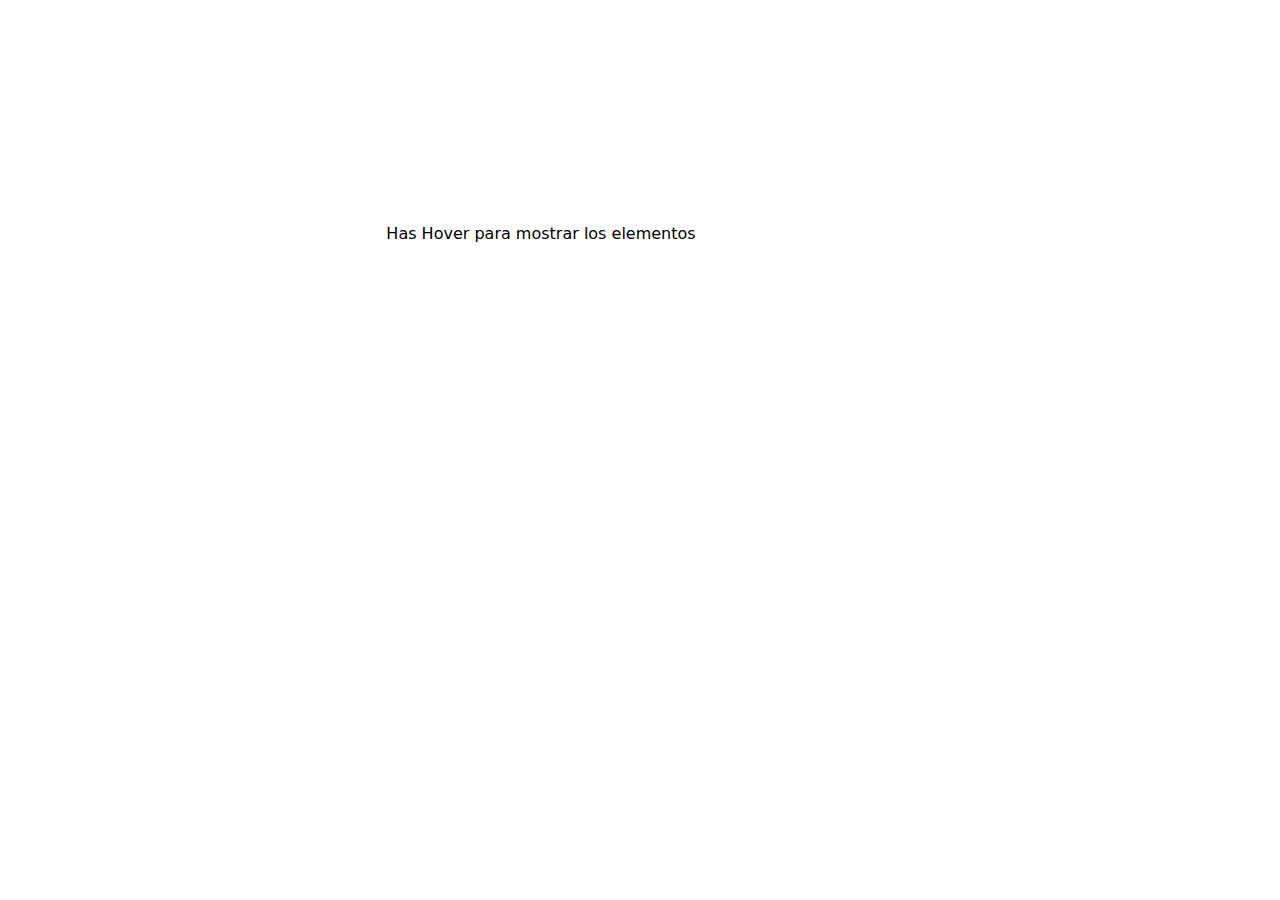
<file: 00-ejemplos/index.html>
<!DOCTYPE html>
<html lang="es">

<head>
    <meta charset="UTF-8">
    <meta name="viewport" content="width=device-width, initial-scale=1.0">
    <title>Animacioes en CSS</title>
    <link rel="stylesheet" href="style.css">
</head>

<body>
    <section>
        Has Hover para mostrar los elementos
        <div class="pulser"></div>
        <div class="pulser"></div>
        <div class="pulser"></div>
    </section>
</body>

</html>
</file>
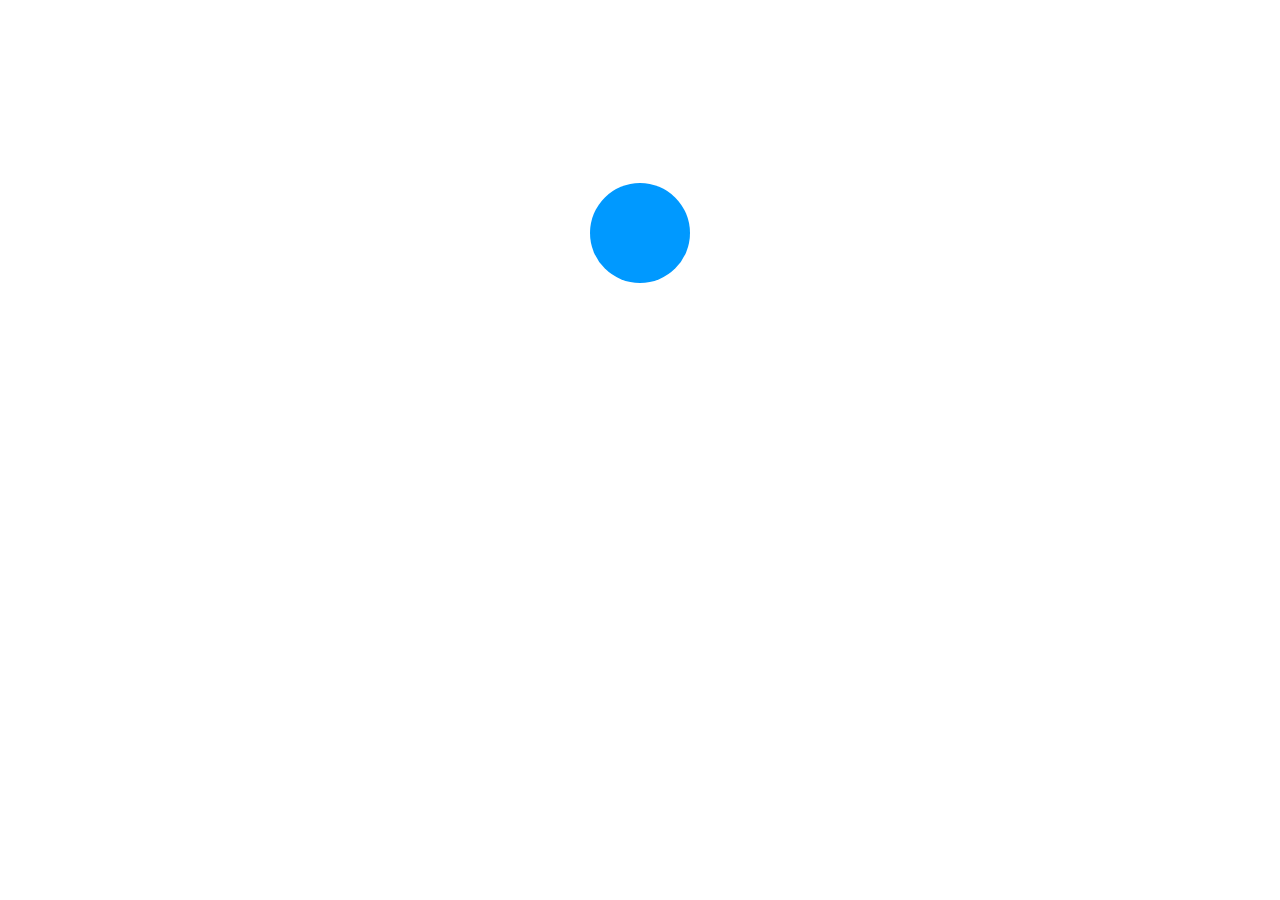
<file: 01-ejemplos/index.html>
<!DOCTYPE html>
<html lang="es">

<head>
    <meta charset="UTF-8">
    <meta name="viewport" content="width=device-width, initial-scale=1.0">
    <title>Animacioes en CSS</title>
    <link rel="stylesheet" href="style.css">
</head>

<body>
    <div class="pulser">
    </div>
</body>

</html>
</file>
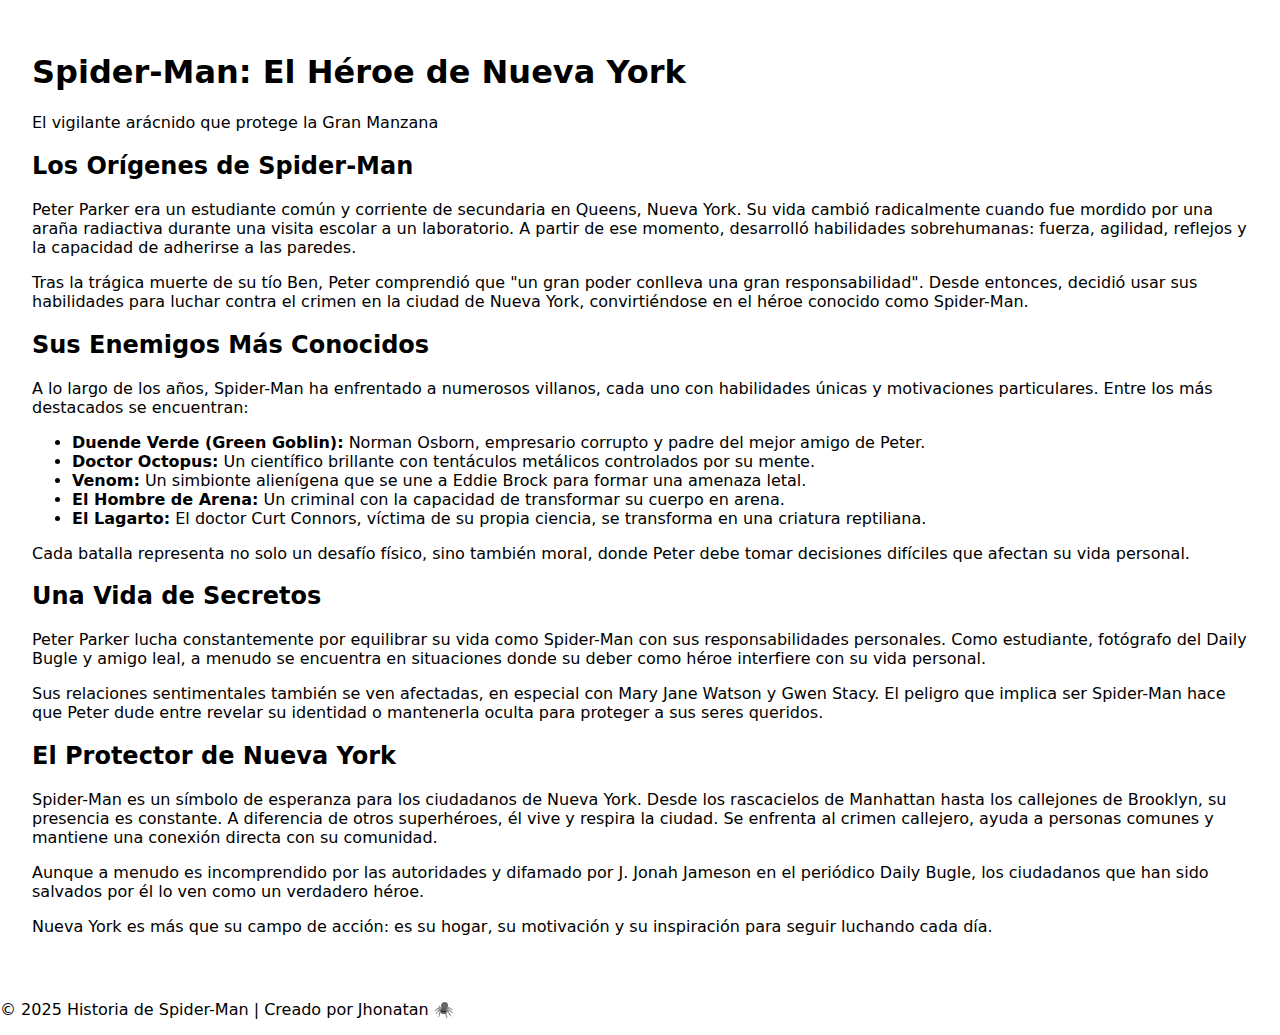
<file: 05-animaciones-scroll/index.html>
<!DOCTYPE html>
<html lang="es">

<head>
    <meta charset="UTF-8">
    <meta name="viewport" content="width=device-width, initial-scale=1.0">
    <title>Spider-Man en Nueva York</title>
    <link rel="stylesheet" href="style.css">

</head>

<body>
    <div id="progress">

    </div>
    <main>
        <header>
            <h1>Spider-Man: El Héroe de Nueva York</h1>
            <p>El vigilante arácnido que protege la Gran Manzana</p>
        </header>

        <section id="origen">
            <article>
                <h2>Los Orígenes de Spider-Man</h2>
                <p>
                    Peter Parker era un estudiante común y corriente de secundaria en Queens, Nueva York. Su vida cambió
                    radicalmente cuando fue mordido por una araña radiactiva durante una visita escolar a un
                    laboratorio. A partir de ese momento, desarrolló habilidades sobrehumanas: fuerza, agilidad,
                    reflejos y la capacidad de adherirse a las paredes.
                </p>
                <p>
                    Tras la trágica muerte de su tío Ben, Peter comprendió que "un gran poder conlleva una gran
                    responsabilidad". Desde entonces, decidió usar sus habilidades para luchar contra el crimen en la
                    ciudad de Nueva York, convirtiéndose en el héroe conocido como Spider-Man.
                </p>
            </article>
        </section>

        <section id="villanos">
            <article>
                <h2>Sus Enemigos Más Conocidos</h2>
                <p>
                    A lo largo de los años, Spider-Man ha enfrentado a numerosos villanos, cada uno con habilidades
                    únicas y motivaciones particulares. Entre los más destacados se encuentran:
                </p>
                <ul>
                    <li><strong>Duende Verde (Green Goblin):</strong> Norman Osborn, empresario corrupto y padre del
                        mejor amigo de Peter.</li>
                    <li><strong>Doctor Octopus:</strong> Un científico brillante con tentáculos metálicos controlados
                        por su mente.</li>
                    <li><strong>Venom:</strong> Un simbionte alienígena que se une a Eddie Brock para formar una amenaza
                        letal.</li>
                    <li><strong>El Hombre de Arena:</strong> Un criminal con la capacidad de transformar su cuerpo en
                        arena.</li>
                    <li><strong>El Lagarto:</strong> El doctor Curt Connors, víctima de su propia ciencia, se transforma
                        en una criatura reptiliana.</li>
                </ul>
                <p>
                    Cada batalla representa no solo un desafío físico, sino también moral, donde Peter debe tomar
                    decisiones difíciles que afectan su vida personal.
                </p>
            </article>
        </section>

        <section id="vida-doble">
            <article>
                <h2>Una Vida de Secretos</h2>
                <p>
                    Peter Parker lucha constantemente por equilibrar su vida como Spider-Man con sus responsabilidades
                    personales. Como estudiante, fotógrafo del Daily Bugle y amigo leal, a menudo se encuentra en
                    situaciones donde su deber como héroe interfiere con su vida personal.
                </p>
                <p>
                    Sus relaciones sentimentales también se ven afectadas, en especial con Mary Jane Watson y Gwen
                    Stacy. El peligro que implica ser Spider-Man hace que Peter dude entre revelar su identidad o
                    mantenerla oculta para proteger a sus seres queridos.
                </p>
            </article>
        </section>

        <section id="ciudad">
            <article>
                <h2>El Protector de Nueva York</h2>
                <p>
                    Spider-Man es un símbolo de esperanza para los ciudadanos de Nueva York. Desde los rascacielos de
                    Manhattan hasta los callejones de Brooklyn, su presencia es constante. A diferencia de otros
                    superhéroes, él vive y respira la ciudad. Se enfrenta al crimen callejero, ayuda a personas comunes
                    y mantiene una conexión directa con su comunidad.
                </p>
                <p>
                    Aunque a menudo es incomprendido por las autoridades y difamado por J. Jonah Jameson en el periódico
                    Daily Bugle, los ciudadanos que han sido salvados por él lo ven como un verdadero héroe.
                </p>
                <p>
                    Nueva York es más que su campo de acción: es su hogar, su motivación y su inspiración para seguir
                    luchando cada día.
                </p>
            </article>
        </section>
    </main>

    <footer>
        <p>&copy; 2025 Historia de Spider-Man | Creado por Jhonatan 🕷️</p>
    </footer>

</body>

</html>
</file>
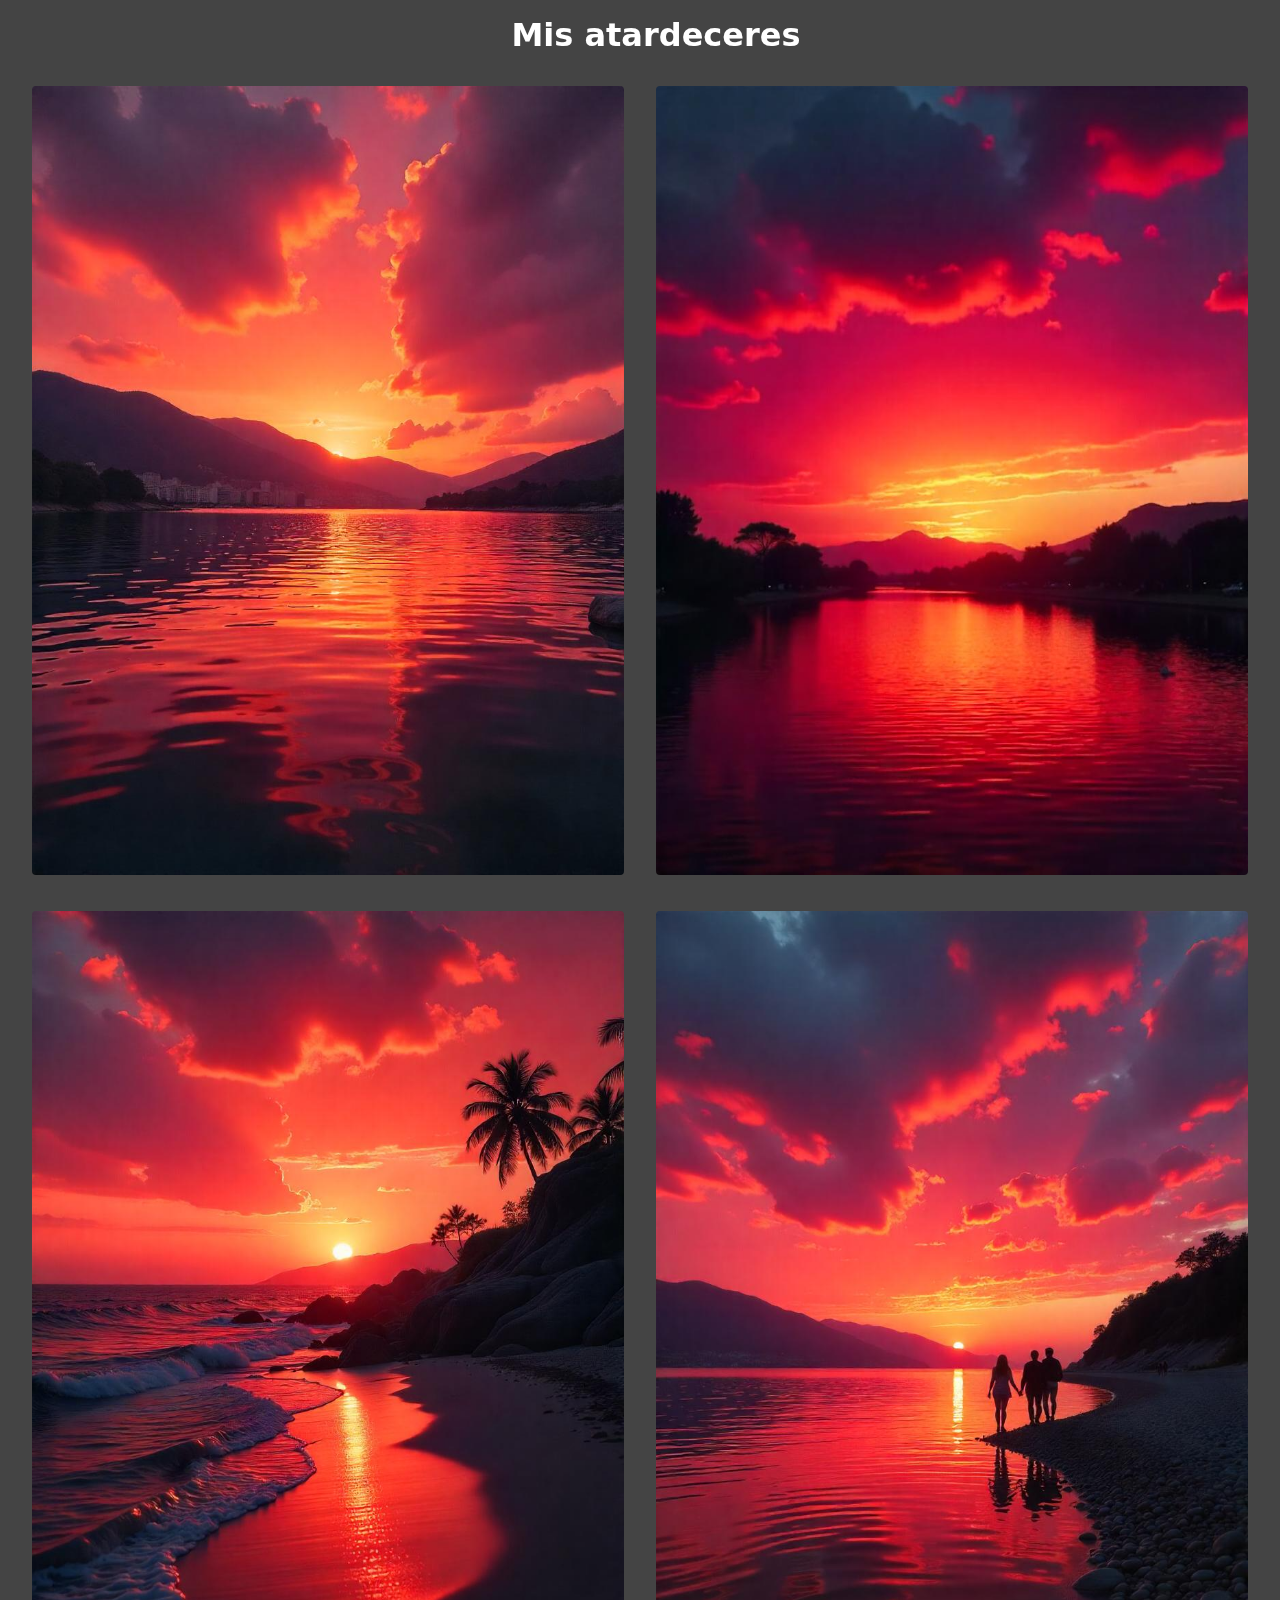
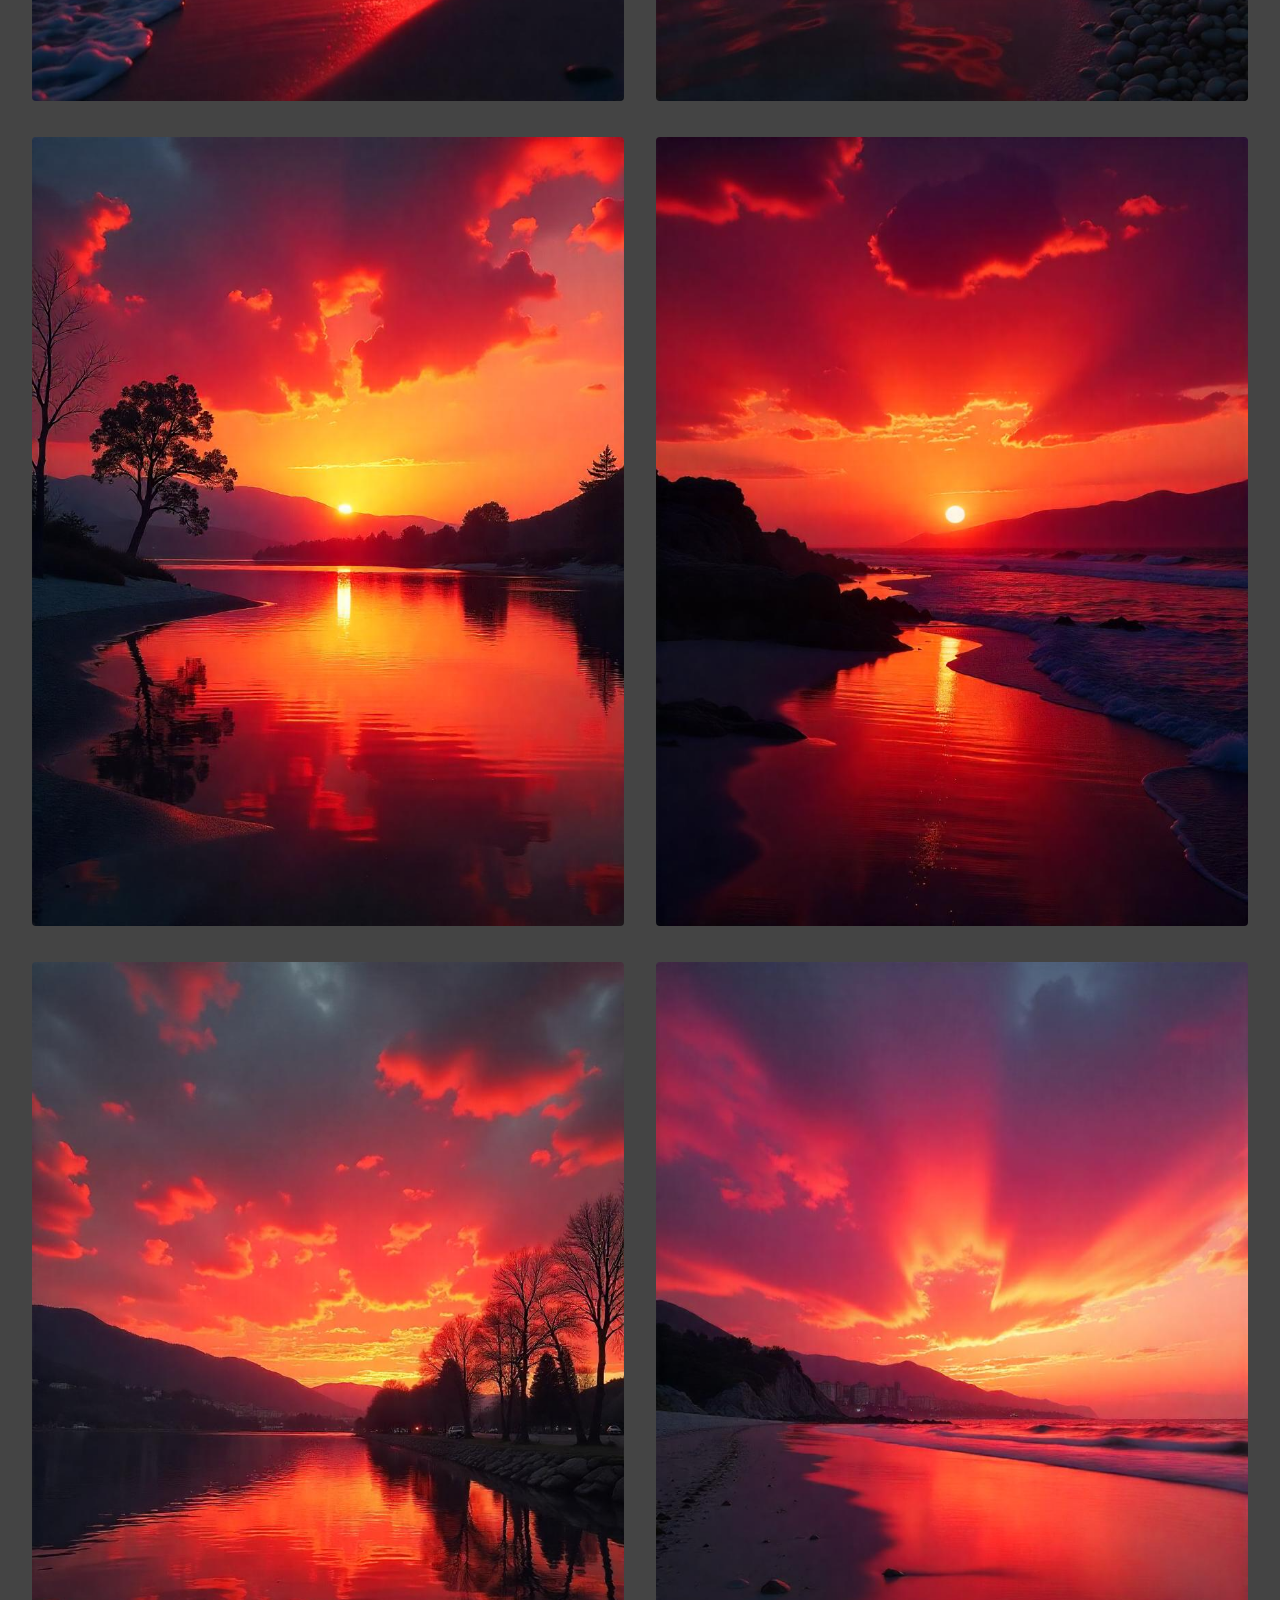
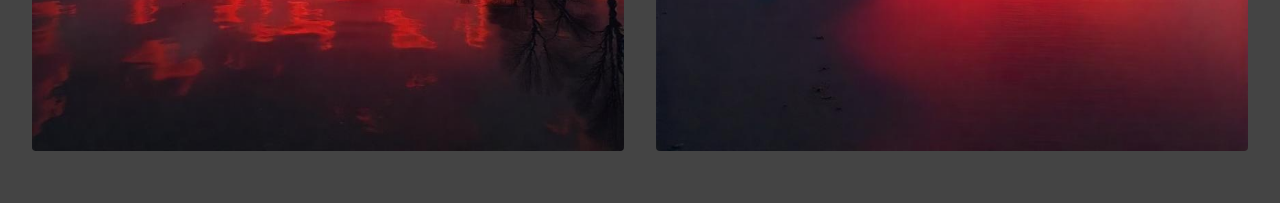
<file: 06-animaciones-scroll/index.html>
<!DOCTYPE html>
<html lang="es">

<head>
    <meta charset="UTF-8">
    <meta name="viewport" content="width=device-width, initial-scale=1.0">
    <title>Atardeceres</title>
    <link rel="stylesheet" href="style.css">
</head>

<body>
    <h1>Mis atardeceres</h1>

    <section>
        <img src="imgs/img1.png" alt="">
        <img src="imgs/img2.png" alt="">
        <img src="imgs/img3.png" alt="">
        <img src="imgs/img4.png" alt="">
        <img src="imgs/img5.png" alt="">
        <img src="imgs/img6.png" alt="">
        <img src="imgs/img7.png" alt="">
        <img src="imgs/img8.png" alt="">
    </section>
</body>


</html>
</file>
<file: 00-ejemplos/style.css>
.pulser {
    width: 50px;
    height: 50px;
    background-color: #09f;
    border-radius: 50%;
    position: relative;
    transition-duration: 2s;
    transition-timing-function: ease;
    opacity: 0;
}

section {
    display: flex;
    gap: 16px;
    justify-content: center;
    align-items: center;
}

section:hover .pulser {
    opacity: 1;
}


body {
    display: grid;
    place-content: center;
    min-height: 50vh;
    font-family: system-ui, -apple-system, BlinkMacSystemFont, 'Segoe UI', Roboto, Oxygen, Ubuntu, Cantarell, 'Open Sans', 'Helvetica Neue', sans-serif;
}

.pulser:first-child {
    transition-delay: 0s;
}

.pulser:nth-child(2) {
    transition-delay: 300ms;
}

.pulser:nth-child(3) {
    transition-delay: 600ms;
}
</file>
<file: 01-ejemplos/style.css>
.pulser {
    width: 100px;
    height: 100px;
    background-color: #09f;
    border-radius: 50%;
    position: relative;
    /* en una sola linea  */
    transition: all 300ms ease-in-out;
}

.pulser:hover {
    scale: 2;
    background-color: red;
    box-shadow: 0 0 10px red;
    transition-duration: 1s;
}

body {
    display: grid;
    place-content: center;
    min-height: 50vh;
}
</file>
<file: 05-animaciones-scroll/style.css>
body {
    font-family: system-ui, -apple-system, BlinkMacSystemFont, 'Segoe UI', Roboto, Oxygen, Ubuntu, Cantarell, 'Open Sans', 'Helvetica Neue', sans-serif;
    margin: 0;
}

#progress {
    position: fixed;
    top: 0;
    width: 0%;
    height: 0.4em;
    background: red;
    animation: progress-grow auto linear;
    animation-timeline: scroll(root block);
}

main {
    padding: 32px;
}

@keyframes progress-grow {
    0% {
        width: 0%;
    }

    100% {
        width: 100%;
    }
}
</file>
<file: 06-animaciones-scroll/style.css>
body {
    background-color: #444;
    font-family: system-ui, -apple-system, BlinkMacSystemFont, 'Segoe UI', Roboto, Oxygen, Ubuntu, Cantarell, 'Open Sans', 'Helvetica Neue', sans-serif;
    margin: 0;
}

section {
    columns: 2;
    padding: 16px 32px;
    column-gap: 32px;
}

section img {
    border-radius: 4px;
    width: 100%;
    height: auto;
    margin-bottom: 32px;
}

h1 {
    color: #fff;
    text-align: center;
    padding: 16px;
    margin: 0;
    width: 100%;
    position: sticky;
    top: 0;
    left: 0;

    animation: enhance-header linear both;
    animation-timeline: scroll(root block);
    animation-range: 0 200px;
}

@keyframes enhance-header {
    to {
        background: rgba(255, 255, 255, 0.4);
        backdrop-filter: blur(5px);
        font-size: 18px;
        color: #000;
    }
}
</file>
